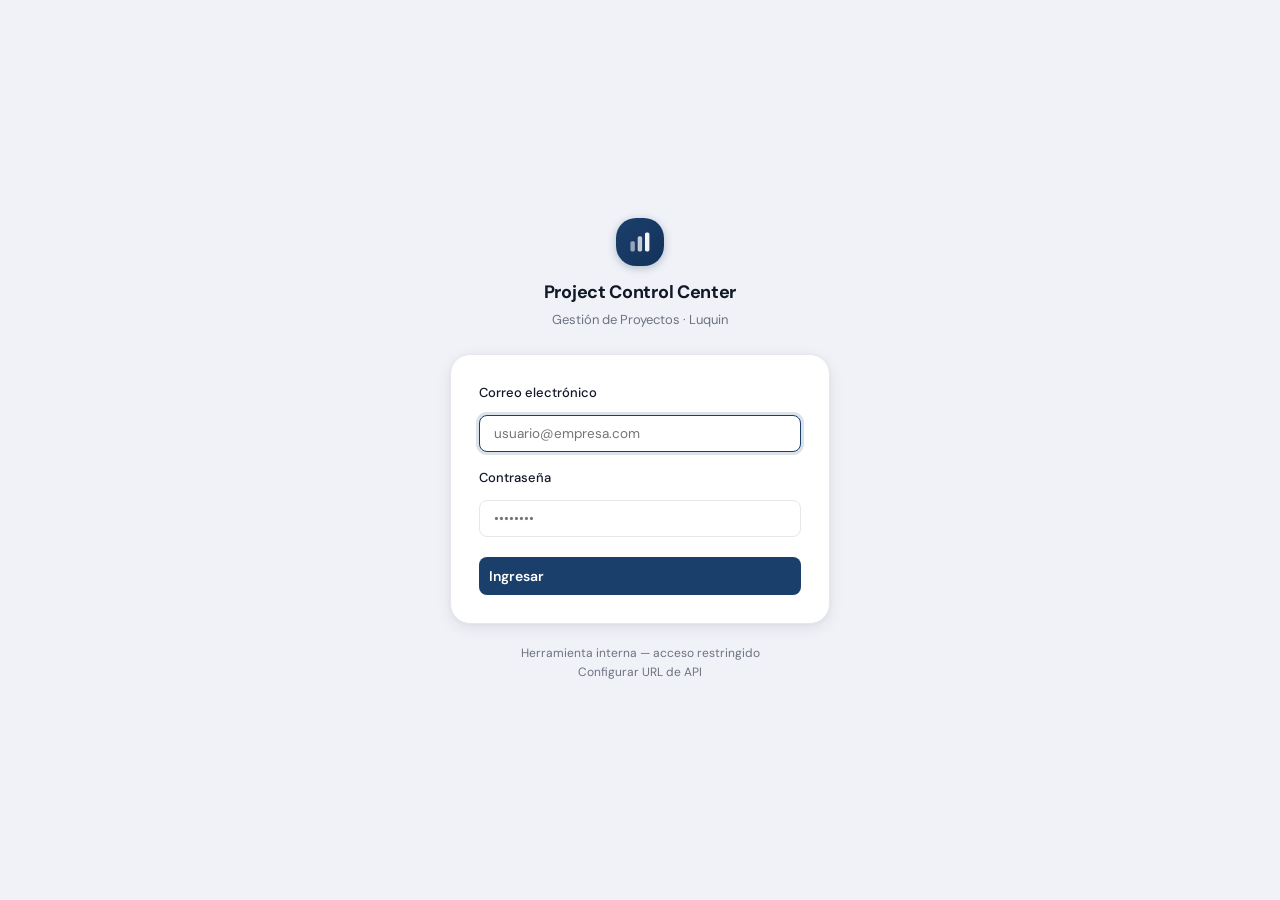
<file: index.html>
<!DOCTYPE html>
<html lang="es">
<head>
  <meta charset="UTF-8" />
  <meta name="viewport" content="width=device-width, initial-scale=1.0" />
  <title>Inicio — Project Control Center</title>
  <script>(function(){var saved=localStorage.getItem('pcc_theme');var t=saved?saved:(matchMedia('(prefers-color-scheme: dark)').matches?'dark':'light');document.documentElement.setAttribute('data-theme',t);if(localStorage.getItem('pcc_sidebar')==='collapsed')document.documentElement.setAttribute('data-sidebar','collapsed');})();</script>
  <link rel="icon" type="image/svg+xml" href="src/assets/brand-mark.svg">
  <link rel="stylesheet" href="src/css/main.css" />
</head>
<body>
  <div class="app-layout">
    <aside class="sidebar">
      <div class="sidebar-brand">
        <span class="brand-icon">
          <svg viewBox="0 0 44 44" width="60%" height="60%" aria-hidden="true">
            <rect x="7" y="21" width="7" height="16" rx="2.5" fill="#fff" opacity=".55"/>
            <rect x="18.5" y="13" width="7" height="24" rx="2.5" fill="#fff" opacity=".75"/>
            <rect x="30" y="7" width="7" height="30" rx="2.5" fill="#fff" opacity=".95"/>
          </svg>
        </span>
        <div>
          <div class="brand-name">Control Center</div>
          <div class="brand-meta" id="sidebarVersionBtn" title="Ver historial de cambios">
            <span id="sidebarVersion">v…</span>
            <span>· Proyectos</span>
          </div>
          <div class="sidebar-version-popover" id="versionPopover" style="display:none;"></div>
        </div>
      </div>
      <nav class="nav">
        <a class="nav-item active" href="index.html"><svg class="nav-icon" viewBox="0 0 24 24" fill="none" stroke="currentColor" stroke-width="2" stroke-linecap="round" stroke-linejoin="round" aria-hidden="true"><path d="M3 9l9-7 9 7v11a2 2 0 0 1-2 2H5a2 2 0 0 1-2-2z"/><polyline points="9 22 9 12 15 12 15 22"/></svg> Inicio</a>
        <a class="nav-item" href="modules/proyectos/proyectos.html"><svg class="nav-icon" viewBox="0 0 24 24" fill="none" stroke="currentColor" stroke-width="2" stroke-linecap="round" stroke-linejoin="round" aria-hidden="true"><rect x="2" y="7" width="20" height="14" rx="2"/><path d="M16 7V5a2 2 0 0 0-2-2h-4a2 2 0 0 0-2 2v2"/></svg> Proyectos</a>
        <a class="nav-item" href="modules/tareas/tareas.html"><svg class="nav-icon" viewBox="0 0 24 24" fill="none" stroke="currentColor" stroke-width="2" stroke-linecap="round" stroke-linejoin="round" aria-hidden="true"><polyline points="9 11 12 14 22 4"/><path d="M21 12v7a2 2 0 0 1-2 2H5a2 2 0 0 1-2-2V5a2 2 0 0 1 2-2h11"/></svg> Tareas</a>
        <a class="nav-item" href="modules/seguimiento/seguimiento.html"><svg class="nav-icon" viewBox="0 0 24 24" fill="none" stroke="currentColor" stroke-width="2" stroke-linecap="round" stroke-linejoin="round" aria-hidden="true"><polyline points="23 6 13.5 15.5 8.5 10.5 1 18"/><polyline points="17 6 23 6 23 12"/></svg> Seguimiento</a>
        <a class="nav-item" href="modules/actividad/actividad.html"><svg class="nav-icon" viewBox="0 0 24 24" fill="none" stroke="currentColor" stroke-width="2" stroke-linecap="round" stroke-linejoin="round" aria-hidden="true"><circle cx="12" cy="12" r="10"/><polyline points="12 6 12 12 16 14"/></svg> Actividad</a>
        <a class="nav-item" href="modules/reportes/reportes.html"><svg class="nav-icon" viewBox="0 0 24 24" fill="none" stroke="currentColor" stroke-width="2" stroke-linecap="round" stroke-linejoin="round" aria-hidden="true"><line x1="18" y1="20" x2="18" y2="10"/><line x1="12" y1="20" x2="12" y2="4"/><line x1="6" y1="20" x2="6" y2="14"/></svg> Reportes</a>
        <a class="nav-item" href="modules/gantt/gantt.html"><svg class="nav-icon" viewBox="0 0 24 24" fill="none" stroke="currentColor" stroke-width="2" stroke-linecap="round" stroke-linejoin="round" aria-hidden="true"><line x1="3" y1="6" x2="15" y2="6"/><line x1="3" y1="12" x2="21" y2="12"/><line x1="3" y1="18" x2="18" y2="18"/></svg> Gantt</a>
      </nav>
      <div class="sidebar-spacer"></div>
      <div class="sidebar-footer" id="sidebarFooter">
        <a class="nav-item admin-only" href="modules/admin/usuarios.html"><svg class="nav-icon" viewBox="0 0 24 24" fill="none" stroke="currentColor" stroke-width="2" stroke-linecap="round" stroke-linejoin="round" aria-hidden="true"><circle cx="12" cy="12" r="3"/><path d="M12 2v3M12 19v3M4.22 4.22l2.12 2.12M17.66 17.66l2.12 2.12M2 12h3M19 12h3M4.22 19.78l2.12-2.12M17.66 6.34l2.12-2.12"/></svg> Configuración</a>
      </div>
    </aside>

    <div class="content-area">
      <div class="topbar">
        <button class="topbar-toggle" id="sidebarCollapseBtn" type="button" aria-pressed="false" title="Ocultar menú lateral" aria-label="Mostrar u ocultar menú lateral"><svg width="16" height="16" viewBox="0 0 16 16" fill="none" stroke="currentColor" stroke-width="1.5" aria-hidden="true"><rect x="1.5" y="2.5" width="13" height="11" rx="2"/><line x1="6" y1="2.5" x2="6" y2="13.5"/></svg></button>
        <span class="topbar-brand">Control Center</span>
        <span class="topbar-sep">›</span>
        <span class="topbar-crumb">Inicio</span>
        <div class="topbar-actions">
          <a class="button secondary sm admin-only" href="modules/proyectos/proyectos.html?new=1">+ Proyecto</a>
          <a class="button sm admin-only" href="modules/tareas/tareas.html?new=1">+ Tarea</a>
        </div>
      </div>

      <main class="container">
        <div class="page-header">
          <h1>Inicio</h1>
        </div>
        <div id="statusBar" class="status-bar">Cargando…</div>

        <section class="panel" style="margin-top:16px">
          <div class="kpi-grid" id="kpiGrid"></div>
        </section>

        <div style="display:flex;align-items:center;justify-content:space-between" class="section-title">
          <h2>Proyectos activos</h2>
          <a class="button secondary sm" href="modules/proyectos/proyectos.html">Ver todos →</a>
        </div>
        <div class="card-grid" id="activosGrid"></div>

        <div class="section-title"><h2>Proyectos finalizados</h2></div>
        <div class="card-grid" id="finalizadosGrid"></div>
      </main>
    </div>
  </div>

  <script src="config.js"></script>
  <script src="auth.js"></script>
  <script src="api.js"></script>
  <script>
    function kpi(label, value, cls) {
      return '<div class="kpi-card ' + (cls || '') + '"><div class="kpi-label">' + escapeHtml(label) + '</div><div class="kpi-value">' + value + '</div></div>';
    }

    function projCard(p) {
      const cls = ESTADO_CLASS[p.estado] || 'st-todo';
      const venc = p.vencido ? '<span class="badge vencida">Vencido</span>' : '';
      return '<a class="proj-card" href="modules/tareas/tareas.html?proyecto=' + p.id + '">' +
        '<h3>' + escapeHtml(p.nombre) + '</h3>' +
        '<p>' + escapeHtml(p.descripcion || '') + '</p>' +
        '<div class="progress-track"><div class="progress-bar" style="width:' + (p.avance_pct || 0) + '%"></div></div>' +
        '<div class="proj-meta"><span class="badge ' + cls + '">' + escapeHtml(p.estado) + '</span>' + venc +
        '<span class="spacer" style="flex:1"></span><span class="mono">' + (p.avance_pct || 0) + '%</span></div>' +
        '<div class="proj-meta" style="margin-top:6px">' + escapeHtml(p.responsable || 'Sin responsable') + ' · vence ' + fmtDate(p.fecha_fin_estimada) + '</div>' +
        '</a>';
    }

    async function loadDashboard() {
      setStatus('statusBar', 'Cargando…', 'info');
      try {
        const [resumen, proyectos] = await Promise.all([apiGetResumen(), apiGetProyectos({})]);
        STATE.resumen = resumen; STATE.proyectos = proyectos;

        document.getElementById('kpiGrid').innerHTML =
          kpi('Proyectos activos', resumen.proyectos.activos) +
          kpi('Finalizados', resumen.proyectos.finalizados, 'success') +
          kpi('Proyectos vencidos', resumen.proyectos.vencidos, resumen.proyectos.vencidos ? 'danger' : '') +
          kpi('Tareas totales', resumen.tareas.total) +
          kpi('Tareas vencidas', resumen.tareas.vencidas, resumen.tareas.vencidas ? 'danger' : '');

        const activos = proyectos.filter(function (p) { return ESTADOS_PROYECTO_CERRADOS.indexOf(p.estado) === -1; });
        const finalizados = proyectos.filter(function (p) { return p.estado === 'Finalizado'; });
        const ag = document.getElementById('activosGrid');
        const fg = document.getElementById('finalizadosGrid');
        ag.innerHTML = activos.length ? activos.map(projCard).join('') : '<p class="text-muted">No hay proyectos activos.</p>';
        fg.innerHTML = finalizados.length ? finalizados.map(projCard).join('') : '<p class="text-muted">No hay proyectos finalizados.</p>';

        setStatus('statusBar', proyectos.length + ' proyectos cargados.', 'success');
      } catch (err) {
        setStatus('statusBar', 'Error: ' + err.message, 'error');
      }
    }

    document.addEventListener('DOMContentLoaded', function () {
      initTheme();
      initVersionBadge();
      requireAuth();
      renderSidebarUser();
      initSidebarCollapse();
      restrictWriteIfAgent();
      loadDashboard();
    });
  </script>
</body>
</html>
</file>
<file: src/css/main.css>
/* ============================================================
   PROJECT CONTROL CENTER — main.css
   Sistema visual del ecosistema (style_guide.md).
   ============================================================ */

@import url('https://fonts.googleapis.com/css2?family=DM+Sans:opsz,wght@9..40,300;9..40,400;9..40,500;9..40,600;9..40,700&family=DM+Mono:wght@400;500&display=swap');

/* ─── 1. Variables ───────────────────────────────────────── */
:root {
  --bg: #f0f2f7;
  --card: #ffffff;
  --card2: #f7f9fc;
  --text: #111827;
  --text2: #374151;
  --muted: #6b7280;
  --line: #e5e7eb;

  --primary: #1a3f6b;
  --primary-hover: #14325a;
  --primary-soft: #e8f0fb;
  --primary-mid: #bfd4f5;

  --success: #0a7040;  --success-bg: #ecfdf5;
  --warning: #92400e;  --warning-bg: #fffbeb;
  --danger:  #991b1b;  --danger-bg:  #fef2f2;  --danger-hover: #7f1d1d;
  --info: var(--primary-soft);

  --radius-xs: 4px; --radius-sm: 8px; --radius: 14px; --radius-lg: 20px; --radius-pill: 999px;
  --shadow-sm: 0 1px 3px rgba(0,0,0,.07), 0 1px 2px rgba(0,0,0,.05);
  --shadow: 0 4px 16px rgba(17,24,39,.08), 0 1px 4px rgba(17,24,39,.04);
  --shadow-lg: 0 12px 36px rgba(17,24,39,.10);

  --font: 'DM Sans', system-ui, sans-serif;
  --mono: 'DM Mono', 'Fira Mono', monospace;

  --sidebar-bg: #f1f5f9;
  --sidebar-line: #e2e8f0;
}

[data-theme="dark"] {
  --bg: #0d1117; --card: #161b22; --card2: #1c2128;
  --text: #e6edf3; --text2: #c9d1d9; --muted: #848d97; --line: #30363d;
  --primary: #58a6ff; --primary-hover: #79b8ff;
  --primary-soft: rgba(88,166,255,.12); --primary-mid: rgba(88,166,255,.25);
  --success: #3fb950; --success-bg: rgba(63,185,80,.12);
  --warning: #d29922; --warning-bg: rgba(210,153,34,.12);
  --danger: #f85149; --danger-bg: rgba(248,81,73,.12); --danger-hover: #ff7b72;
  --sidebar-bg: #161b22; --sidebar-line: #30363d;
}

/* ─── 2. Reset y base ────────────────────────────────────── */
* { box-sizing: border-box; margin: 0; padding: 0; }
body {
  font-family: var(--font); font-size: 15px; line-height: 1.6;
  background: var(--bg); color: var(--text);
  -webkit-font-smoothing: antialiased;
}
a { color: var(--primary); text-decoration: none; }
.mono { font-family: var(--mono); }
.text-muted { color: var(--muted); }
[hidden] { display: none !important; }

/* ─── 3. Layout sidebar ──────────────────────────────────── */
.app-layout { display: flex; min-height: 100vh; }

.sidebar {
  width: 224px; flex-shrink: 0; background: var(--sidebar-bg);
  border-right: 1px solid var(--sidebar-line);
  display: flex; flex-direction: column; position: sticky; top: 0; height: 100vh;
}
.sidebar-brand {
  display: flex; align-items: center; gap: 10px;
  padding: 18px 16px 14px;
  border-bottom: 1px solid var(--sidebar-line);
  flex-shrink: 0;
}
.brand-icon {
  width: 34px; height: 34px; border-radius: 9px;
  background: linear-gradient(135deg, var(--primary), var(--primary-hover));
  display: inline-flex; align-items: center; justify-content: center; flex-shrink: 0;
  box-shadow: 0 2px 8px color-mix(in srgb, var(--primary) 30%, transparent);
}
.brand-name { font-size: 13px; font-weight: 700; letter-spacing: -.2px; }
.brand-meta {
  display: flex; align-items: center; gap: 4px; margin-top: 2px;
  font-size: 10px; color: var(--muted); font-family: var(--mono);
  cursor: pointer; transition: color .15s; user-select: none;
}
.brand-meta:hover { color: var(--text); }
.sidebar-version-popover {
  position: fixed; top: 58px; left: 232px;
  background: var(--card); border: 1px solid var(--line);
  border-radius: var(--radius-sm); box-shadow: var(--shadow-lg);
  padding: 14px 16px; min-width: 280px; max-width: 340px;
  max-height: 70vh; overflow-y: auto; z-index: 1000;
  color: var(--text); line-height: 1.5;
}

.nav { display: flex; flex-direction: column; gap: 1px; }
.nav-item {
  display: flex; align-items: center; gap: 9px; padding: 7px 10px;
  border-radius: var(--radius-sm); color: var(--text2); font-size: 13px;
  font-weight: 500; cursor: pointer; user-select: none; text-decoration: none;
  border: 1px solid transparent; transition: all .15s;
}
.nav-item:hover { background: color-mix(in srgb, var(--text) 5%, transparent); color: var(--text); }
.nav-item.active { background: var(--primary-soft); color: var(--primary); font-weight: 600; border-color: color-mix(in srgb, var(--primary) 20%, transparent); }
.nav-icon { width: 15px; height: 15px; flex-shrink: 0; opacity: .7; }
.nav-item.active .nav-icon { opacity: 1; }
.sidebar-spacer { flex: 1; }
.sidebar-footer { border-top: 1px solid var(--sidebar-line); padding: 10px 8px; flex-shrink: 0; }

/* ─── Chip de usuario + dropdown (navigation_standard §3) ──── */
.user-chip{display:flex;align-items:center;padding:8px 10px;border-radius:var(--radius-sm);cursor:pointer;border:1px solid transparent;transition:all .15s;user-select:none;width:100%}
.user-chip:hover{background:color-mix(in srgb,var(--text) 5%,transparent);border-color:var(--line)}
.user-chip.open{background:var(--primary-soft);border-color:color-mix(in srgb,var(--primary) 20%,transparent)}
.user-chip-info{display:flex;flex-direction:column;gap:1px;min-width:0;flex:1}
.user-chip-name{font-size:13px;font-weight:600;color:var(--text);overflow:hidden;text-overflow:ellipsis;white-space:nowrap}
.user-chip-role{font-size:11px;color:var(--muted);font-weight:400;white-space:nowrap;overflow:hidden;text-overflow:ellipsis}
.user-chip-chevron{font-size:9px;opacity:.5;margin-left:3px}
.user-chip.open .user-chip-name{color:var(--primary)}

.user-dropdown{position:fixed;background:var(--card);border:1px solid var(--line);border-radius:8px;box-shadow:0 8px 24px rgba(0,0,0,.12);z-index:200;overflow:hidden;min-width:200px}
.user-dropdown-header{padding:12px 14px}
.user-dropdown-header .sidebar-user-name{font-size:12px;font-weight:600;color:var(--text);white-space:nowrap;overflow:hidden;text-overflow:ellipsis}
.user-dropdown-header .sidebar-user-email{font-size:11px;color:var(--muted);white-space:nowrap;overflow:hidden;text-overflow:ellipsis;margin-top:1px}
.user-dropdown-header .sidebar-user-meta{margin-top:6px}
.auth-chip-role{display:inline-block;background:var(--primary-soft);color:var(--primary);font-size:10px;font-weight:600;padding:2px 8px;border-radius:var(--radius-pill);text-transform:uppercase;letter-spacing:.04em}
.user-dropdown-sep{height:1px;background:var(--line)}
.user-dropdown-item{display:flex;align-items:center;gap:8px;width:100%;padding:9px 14px;font-size:13px;font-weight:500;color:var(--text);background:none;border:none;cursor:pointer;text-align:left;font-family:inherit;transition:background .12s}
.user-dropdown-item:hover{background:color-mix(in srgb,var(--text) 5%,transparent)}
.user-dropdown-item.danger{color:var(--danger);background:none}
.user-dropdown-item.danger:hover{background:var(--danger-bg)}

.content-area { flex: 1; min-width: 0; display: flex; flex-direction: column; }

/* ─── 4. Topbar ──────────────────────────────────────────── */
.topbar {
  height: 50px;
  border-bottom: 1px solid var(--line);
  display: flex; align-items: center;
  padding: 0 22px; gap: 10px;
  background: var(--card);
  position: sticky; top: 0; z-index: 40;
  flex-shrink: 0;
}
.topbar-brand  { font-size: 13px; font-weight: 600; color: var(--muted); }
.topbar-sep    { color: var(--muted); font-size: 12px; }
.topbar-crumb  { font-size: 13px; color: var(--text); font-weight: 600; }
.topbar-actions { display: flex; gap: 6px; align-items: center; margin-left: auto; }
button.topbar-toggle{display:none;width:30px;height:30px;align-items:center;justify-content:center;background:none;border:1px solid transparent;border-radius:var(--radius-sm);color:var(--muted);cursor:pointer;margin-left:-6px;flex-shrink:0;padding:0;transform:none;transition:background .15s,border-color .15s,color .15s}
button.topbar-toggle:hover:not(:disabled){background:color-mix(in srgb,var(--text) 6%,transparent);color:var(--text);border-color:var(--line);transform:none}

/* ─── Campana de notificaciones (top header) ──────────────── */
.notif-bell{position:relative;width:32px;height:32px;display:inline-flex;align-items:center;justify-content:center;background:none;border:1px solid transparent;border-radius:var(--radius-sm);cursor:pointer;color:var(--muted);padding:0;flex-shrink:0}
.notif-bell:hover{background:color-mix(in srgb,var(--text) 6%,transparent);border-color:var(--line)}
.notif-bell[aria-expanded="true"]{background:var(--primary-soft);border-color:color-mix(in srgb,var(--primary) 20%,transparent)}
.notif-bell-icon{font-size:15px;line-height:1}
.notif-badge{position:absolute;top:-3px;right:-3px;min-width:16px;height:16px;padding:0 4px;display:flex;align-items:center;justify-content:center;background:var(--danger);color:#fff;font-size:10px;font-weight:700;line-height:1;border-radius:var(--radius-pill);box-shadow:0 0 0 2px var(--card)}

.notif-panel{position:fixed;background:var(--card);border:1px solid var(--line);border-radius:8px;box-shadow:0 8px 24px rgba(0,0,0,.14);z-index:200;overflow:hidden;max-width:calc(100vw - 16px)}
.notif-panel-head{display:flex;align-items:center;justify-content:space-between;gap:8px;padding:10px 14px;border-bottom:1px solid var(--line);font-size:13px;font-weight:600;color:var(--text)}
.notif-mark-all{background:none;border:none;color:var(--primary);font-size:11px;font-weight:600;cursor:pointer;padding:0;font-family:inherit}
.notif-mark-all:hover{text-decoration:underline}
.notif-list{max-height:min(60vh,420px);overflow-y:auto}
.notif-empty{padding:22px 14px;text-align:center;color:var(--muted);font-size:13px}
.notif-item{display:flex;gap:10px;width:100%;padding:11px 14px;background:none;border:none;border-bottom:1px solid var(--line);cursor:pointer;text-align:left;font-family:inherit;transition:background .12s}
.notif-item:last-child{border-bottom:none}
.notif-item:hover{background:color-mix(in srgb,var(--text) 5%,transparent)}
.notif-item.unread{background:var(--primary-soft)}
.notif-item.unread:hover{background:color-mix(in srgb,var(--primary) 12%,transparent)}
.notif-item-icon{flex-shrink:0;font-size:14px;line-height:1.4}
.notif-item-body{display:flex;flex-direction:column;gap:3px;min-width:0;flex:1}
.notif-item-msg{font-size:13px;color:var(--text);line-height:1.35}
.notif-item-when{font-size:11px;color:var(--muted)}

/* ─── Selector de menciones @usuario ──────────────────────── */
.mention-pop{position:fixed;display:none;background:var(--card);border:1px solid var(--line);border-radius:8px;box-shadow:0 8px 24px rgba(0,0,0,.14);z-index:300;overflow:hidden;max-height:220px;overflow-y:auto}
.mention-item{padding:8px 12px;font-size:13px;color:var(--text);cursor:pointer;white-space:nowrap}
.mention-item:hover,.mention-item.active{background:var(--primary-soft);color:var(--primary)}

/* ─── Colapso de sidebar (desktop ≥901px) ────────────────── */
@media (min-width:901px){
  .sidebar{transition:transform .25s,width .25s}
  button.topbar-toggle{display:inline-flex}
  [data-sidebar="collapsed"] .sidebar{width:0;min-width:0;border-right:none;overflow:hidden}
}

/* Cabecera de página — H1 + subtítulo dentro de <main>, no en el topbar */
.page-header { padding: 24px 0 20px; }
.page-header h1 { font-size: 22px; font-weight: 700; letter-spacing: -.02em; margin: 0; }
.page-header .subtitle { font-size: 13px; color: var(--muted); margin-top: 4px; }
.eyebrow {
  font-size: 11px; font-weight: 500; text-transform: uppercase;
  letter-spacing: .14em; color: var(--muted); margin-bottom: 4px;
}
.btn-icon {
  background: transparent; border: 1px solid var(--line); border-radius: var(--radius-sm);
  width: 34px; height: 34px; cursor: pointer; font-size: 15px; color: var(--text);
}

.container { padding: 24px 32px 64px; width: 100%; }

/* ─── 5. Tipografía secciones ────────────────────────────── */
h2 { font-size: 17px; font-weight: 600; letter-spacing: -.01em; }
h3 { font-size: 15px; font-weight: 600; }
.section-title { margin: 26px 0 12px; }

/* ─── 6. Cards / panels / KPIs ───────────────────────────── */
.panel {
  background: var(--card); border: 1px solid var(--line);
  border-radius: var(--radius); box-shadow: var(--shadow-sm); padding: 20px 22px;
}
.panel + .panel { margin-top: 16px; }

.kpi-grid { display: grid; grid-template-columns: repeat(auto-fill, minmax(150px, 1fr)); gap: 12px; }
.kpi-card {
  background: var(--card); border: 1px solid var(--line);
  border-radius: var(--radius-sm); padding: 14px 16px;
}
.kpi-label { font-size: 11px; font-weight: 700; text-transform: uppercase; letter-spacing: .08em; color: var(--muted); margin-bottom: 6px; }
.kpi-value { font-size: 28px; font-weight: 700; font-family: var(--mono); color: var(--primary); line-height: 1; }
.kpi-card.danger .kpi-value { color: var(--danger); }
.kpi-card.success .kpi-value { color: var(--success); }

.card-grid { display: grid; grid-template-columns: repeat(auto-fill, minmax(280px, 1fr)); gap: 14px; }
.proj-card {
  background: var(--card); border: 1px solid var(--line); border-radius: var(--radius);
  box-shadow: var(--shadow-sm); padding: 16px 18px; cursor: pointer; display: block;
}
.proj-card:hover { transform: translateY(-2px); box-shadow: var(--shadow-lg); border-color: var(--primary-mid); transition: .15s; }
.proj-card h3 { margin-bottom: 6px; }
.proj-card p { font-size: 13px; color: var(--muted); margin-bottom: 12px; }
.proj-meta { display: flex; align-items: center; gap: 8px; flex-wrap: wrap; font-size: 12px; color: var(--muted); }

/* Barra de avance */
.progress-track { height: 6px; background: var(--line); border-radius: var(--radius-pill); overflow: hidden; margin: 10px 0 8px; }
.progress-bar { height: 100%; background: var(--success); border-radius: var(--radius-pill); }

/* ─── 7. Badges de estado / prioridad ────────────────────── */
.badge {
  display: inline-flex; align-items: center; gap: 4px; font-size: 11px; font-weight: 700;
  padding: 3px 9px; border-radius: var(--radius-pill); white-space: nowrap;
  text-transform: uppercase; letter-spacing: .03em;
}
.st-todo        { background: var(--card2); color: var(--muted); border: 1px solid var(--line); }
.st-analysis    { background: var(--primary-soft); color: var(--primary); }
.st-maquetacion { background: #f3e8ff; color: #7c3aed; }
.st-progress    { background: var(--warning-bg); color: var(--warning); }
.st-qa          { background: #fff7ed; color: #c2410c; }
.st-docs        { background: #f0fdf4; color: #15803d; }
.st-revision    { background: #eff6ff; color: #1d4ed8; }
.st-blocked     { background: var(--danger-bg); color: var(--danger); }
.st-done        { background: var(--success-bg); color: var(--success); }
.st-cancel      { background: var(--card2); color: var(--muted); text-decoration: line-through; }
/* Ambar en vez de --danger: "vencida" es informativo, no una accion destructiva.
   Con borde propio para no confundirse con st-progress (En Curso), que comparte el ambar base. */
.badge.vencida  { background: var(--warning-bg); color: var(--warning); border: 1px solid color-mix(in srgb, var(--warning) 35%, transparent); }
/* Chip de metadatos (proyecto), no de estado: color propio para no confundirse con st-progress
   (En Curso / Sprint Activo comparten ese ámbar). */
.chip-proyecto  { background: #eef2ff; color: #4338ca; }

/* Badges de tienda: color de marca de cada sitio (ver templates de correos
   transaccionales), para no confundirse con los badges de estado. */
.tienda-sporting { background: #eafbe7; color: #1a7a0a; }
.tienda-woker    { background: #fff1ec; color: #d83f16; }
.tienda-b2b      { background: #e6f2f8; color: #0c4a6e; }

[data-theme="dark"] .st-maquetacion { background: rgba(124,58,237,.18); color: #c4b5fd; }
[data-theme="dark"] .st-qa          { background: rgba(194,65,12,.18);  color: #fb923c; }
[data-theme="dark"] .st-docs        { background: rgba(21,128,61,.18);  color: #4ade80; }
[data-theme="dark"] .st-revision    { background: rgba(29,78,216,.18);  color: #93c5fd; }
[data-theme="dark"] .chip-proyecto  { background: rgba(99,102,241,.18); color: #a5b4fc; }
[data-theme="dark"] .tienda-sporting { background: rgba(37,182,12,.18);  color: #4ade80; }
[data-theme="dark"] .tienda-woker    { background: rgba(252,82,38,.18);  color: #fb923c; }
[data-theme="dark"] .tienda-b2b      { background: rgba(39,129,171,.18); color: #7dd3fc; }

/* Checklist (drawer de actividad) */
.chk-progress { display: flex; align-items: center; gap: 10px; margin-top: 14px; }
.chk-bar { flex: 1; height: 10px; background: var(--card2); border: 1px solid var(--line); border-radius: var(--radius-pill); overflow: hidden; }
.chk-fill { height: 100%; background: linear-gradient(90deg, var(--primary), color-mix(in srgb, var(--primary) 55%, var(--success))); transition: width .3s ease; border-radius: var(--radius-pill); }
.chk-fill.chk-complete { background: var(--success); }
.chk-count { font-size: 12px; color: var(--muted); font-family: var(--mono); white-space: nowrap; min-width: 64px; text-align: right; font-weight: 500; }
.chk-tab-badge { display: inline-block; font-size: 11px; font-family: var(--mono); font-weight: 600; color: var(--muted); background: var(--card2); border: 1px solid var(--line); border-radius: var(--radius-pill); padding: 1px 7px; margin-left: 4px; }
.chk-tab-badge.chk-tab-complete { color: var(--success); border-color: var(--success); }
.chk-item { display: flex; align-items: center; gap: 10px; padding: 10px 8px; border-radius: var(--radius-sm); border-bottom: 1px solid var(--line); transition: background .12s; }
.chk-item:last-child { border-bottom: 0; }
.chk-item:hover { background: color-mix(in srgb, var(--primary) 4%, var(--card2)); }
.chk-item:hover .chk-del { opacity: 1; }
.chk-item.chk-done .chk-label span { text-decoration: line-through; color: var(--muted); opacity: .6; }
.chk-cb { appearance: none; -webkit-appearance: none; width: 18px; height: 18px; min-width: 18px; border: 2px solid var(--line); border-radius: 4px; cursor: pointer; position: relative; transition: border-color .15s, background .15s, box-shadow .15s; background: var(--card); flex-shrink: 0; }
.chk-cb:hover { border-color: var(--primary); box-shadow: 0 0 0 3px color-mix(in srgb, var(--primary) 12%, transparent); }
.chk-cb:checked { background: var(--primary); border-color: var(--primary); }
.chk-cb:checked::after { content: ''; position: absolute; top: 1px; left: 5px; width: 5px; height: 9px; border: 2px solid #fff; border-top: 0; border-left: 0; transform: rotate(45deg); }
.chk-label { display: flex; align-items: center; gap: 10px; flex: 1; cursor: pointer; font-size: 14px; line-height: 1.4; }
.chk-label span { flex: 1; }
.chk-del { opacity: 0; background: transparent; border: none; color: var(--muted); font-size: 13px; cursor: pointer; padding: 3px 6px; border-radius: var(--radius-xs); transition: opacity .15s, background .12s, color .12s; line-height: 1; width: auto; height: auto; min-width: unset; flex-shrink: 0; }
.chk-del:hover { background: var(--danger-bg); color: var(--danger); transform: none; }

/* Gantt */
.gantt { display: flex; border: 1px solid var(--line); border-radius: var(--radius); overflow: hidden; background: var(--card); box-shadow: var(--shadow-sm); }
.gantt-left { flex-shrink: 0; width: 234px; border-right: 2px solid var(--line); background: var(--card2); z-index: 4; }
.gantt-corner { height: 38px; display: flex; align-items: center; padding: 0 14px; font-size: 11px; font-weight: 700; text-transform: uppercase; letter-spacing: .04em; color: var(--muted); border-bottom: 1px solid var(--line); background: var(--card2); position: sticky; top: 0; z-index: 4; }
.gantt-rowlabel { height: 38px; padding: 0 14px; border-bottom: 1px solid var(--line); display: flex; flex-direction: column; justify-content: center; overflow: hidden; transition: background .12s; }
.gantt-rowlabel.gantt-alt { background: color-mix(in srgb, var(--text) 2.5%, transparent); }
.gantt-rowlabel:hover { background: color-mix(in srgb, var(--primary) 7%, transparent); }
.gantt-rowlabel b { font-size: 12px; font-weight: 600; white-space: nowrap; overflow: hidden; text-overflow: ellipsis; }
.gantt-rowlabel span { font-size: 10px; color: var(--muted); white-space: nowrap; overflow: hidden; text-overflow: ellipsis; }
.gantt-right { overflow-x: auto; flex: 1; }
.gantt-canvas { position: relative; }
.gantt-axis { display: flex; height: 38px; border-bottom: 1px solid var(--line); background: var(--card2); position: sticky; top: 0; z-index: 3; }
.gantt-month { flex-shrink: 0; border-right: 1px solid var(--line); font-size: 11px; font-weight: 600; color: var(--muted); text-transform: capitalize; display: flex; align-items: center; padding: 0 8px; box-sizing: border-box; }
.gantt-lanes { position: relative; }
.gantt-grid { position: absolute; inset: 0; display: flex; pointer-events: none; z-index: 0; }
.gantt-gridcol { flex-shrink: 0; border-right: 1px solid color-mix(in srgb, var(--line) 60%, transparent); box-sizing: border-box; }
.gantt-lane { height: 38px; border-bottom: 1px solid var(--line); position: relative; }
.gantt-lane.gantt-alt { background: color-mix(in srgb, var(--text) 2.5%, transparent); }
.gantt-lane:hover { background: color-mix(in srgb, var(--primary) 5%, transparent); }
.gantt-bar {
  position: absolute; top: 7px; height: 24px; box-sizing: border-box;
  border-radius: var(--radius-xs); display: flex; align-items: center;
  overflow: hidden; cursor: pointer;
  border: 1px solid color-mix(in srgb, currentColor 30%, transparent);
  background: color-mix(in srgb, currentColor 12%, var(--card));
  box-shadow: var(--shadow-sm);
  transition: box-shadow .12s, transform .12s;
}
.gantt-bar:hover { box-shadow: var(--shadow); transform: translateY(-1px); z-index: 3; }
.gantt-bar:focus-visible { outline: 2px solid var(--primary); outline-offset: 2px; }
.gantt-bar-fill { position: absolute; left: 0; top: 0; bottom: 0; background: color-mix(in srgb, currentColor 42%, transparent); border-right: 1px solid color-mix(in srgb, currentColor 55%, transparent); }
.gantt-bar.gantt-venc { border-color: var(--danger); box-shadow: 0 0 0 1px var(--danger), var(--shadow-sm); }
.gantt-bar-label { position: relative; z-index: 1; padding: 0 8px; font-size: 10px; font-weight: 700; color: currentColor; white-space: nowrap; letter-spacing: .02em; }
.gantt-today { position: absolute; top: 0; bottom: 0; width: 2px; background: var(--danger); z-index: 2; }
.gantt-today-flag { position: absolute; top: 2px; left: 50%; transform: translateX(-50%); font-size: 9px; font-weight: 700; text-transform: uppercase; letter-spacing: .04em; color: #fff; background: var(--danger); padding: 1px 6px; border-radius: var(--radius-pill); white-space: nowrap; box-shadow: var(--shadow-sm); }
.gantt-nodate { display: flex; flex-wrap: wrap; gap: 6px; }

/* Enlaces externos (Jira / GitLab / Figma) en filas de tarea */
.link-row { display: flex; flex-wrap: wrap; gap: 4px; margin-top: 4px; }
.link-chip {
  display: inline-flex; align-items: center; font-size: 10px; font-weight: 600;
  padding: 2px 7px; border-radius: var(--radius-pill);
  background: var(--primary-soft); color: var(--primary);
  border: 1px solid var(--primary-mid); text-decoration: none;
}
.link-chip:hover { background: var(--primary-mid); }

.pr-highest, .pr-high { color: var(--danger); font-weight: 700; }
.pr-medium { color: var(--warning); }
.pr-low, .pr-lowest { color: var(--muted); }

/* ─── 8. Tablas ──────────────────────────────────────────── */
.toolbar { display: flex; align-items: center; gap: 10px; flex-wrap: wrap; margin-bottom: 12px; }
.toolbar .spacer { flex: 1; }

/* ─── Tabs (segmented control) ───────────────────────────── */
.tabs {
  display: inline-flex; gap: 2px; background: var(--card2);
  border: 1px solid var(--line); border-radius: var(--radius-sm);
  padding: 3px; margin-bottom: 16px;
}
.tab-btn {
  padding: 6px 14px; border-radius: var(--radius-xs); font-size: 13px; font-weight: 600;
  cursor: pointer; color: var(--muted); background: transparent; border: none;
  font-family: inherit; transition: background .15s, color .15s; transform: none;
}
.tab-btn:hover:not(:disabled) { background: transparent; color: var(--text); transform: none; }
.tab-btn.active { background: var(--card); color: var(--primary); box-shadow: var(--shadow-sm); }
.table-wrap { overflow: auto; border: 1px solid var(--line); border-radius: var(--radius); background: var(--card); }
table { width: 100%; border-collapse: collapse; min-width: 820px; }
th {
  background: var(--bg); color: var(--text); font-weight: 600; position: sticky; top: 0; z-index: 1;
  white-space: nowrap; font-size: 11.5px; text-transform: uppercase; letter-spacing: .05em;
  padding: 10px 12px; text-align: left; cursor: default;
}
td { padding: 10px 12px; font-size: 12.5px; border-bottom: 1px solid var(--line); vertical-align: middle; }
tbody tr:hover { background: color-mix(in srgb, var(--primary) 4%, var(--card)); }
tbody tr:last-child td { border-bottom: 0; }
.row-actions { display: flex; gap: 6px; justify-content: flex-end; flex-wrap: wrap; }
/* height:100% + el <td> sin display propio (ver HTML): un <td> con display:flex directo
   no se estira a la altura de la fila en filas mas altas (chips/badges extra), dejando los
   botones pegados arriba con espacio vacio debajo. Envolver en un div interno lo evita. */
.compact-actions { flex-wrap: nowrap; align-items: center; height: 100%; }
.compact-actions .action-primary { min-height: 30px; padding: 6px 10px; }
.compact-actions .action-icon {
  width: 30px; height: 30px; padding: 0; justify-content: center; flex: 0 0 30px;
  color: var(--muted); background: transparent; border: 1px solid transparent;
}
.compact-actions .action-icon:hover:not(:disabled) {
  color: var(--text); background: var(--card2); border-color: var(--line); transform: none;
}
.compact-actions .action-icon.danger {
  color: var(--danger); background: transparent; border-color: transparent;
}
.compact-actions .action-icon.danger:hover:not(:disabled) {
  color: var(--danger); background: var(--danger-bg); border-color: color-mix(in srgb, var(--danger) 25%, transparent);
}
.compact-actions svg { width: 14px; height: 14px; flex: 0 0 14px; }
.empty-row { text-align: center; color: var(--muted); padding: 24px; }

/* ─── 9. Formularios ─────────────────────────────────────── */
.field { display: grid; gap: 5px; margin-bottom: 14px; }
.field label { font-size: 13px; font-weight: 500; color: var(--text); }
.field-row { display: grid; grid-template-columns: 1fr 1fr; gap: 12px; }
input:not([type="checkbox"]):not([type="radio"]), select, textarea {
  border: 1px solid var(--line); border-radius: var(--radius-sm); padding: 9px 14px;
  background: var(--card); color: var(--text); font-family: var(--font); font-size: 13.5px;
  outline: none; transition: border-color .15s, box-shadow .15s; width: 100%;
}
/* Sin esto, la regla de arriba (pensada para inputs de texto) infla los
   checkboxes/radios a 100% de ancho x 40px por el padding heredado.
   .chk-cb (checklist) ya tiene su propio tamaño custom — no tocarlo. */
input[type="checkbox"]:not(.chk-cb), input[type="radio"] { width: 15px; height: 15px; padding: 0; margin: 0; flex-shrink: 0; }
textarea { resize: vertical; min-height: 70px; }
input:focus, select:focus, textarea:focus {
  border-color: var(--primary); box-shadow: 0 0 0 3px color-mix(in srgb, var(--primary) 15%, transparent);
}
input.error, select.error, textarea.error { border-color: var(--danger); }
.field-error { font-size: 12px; color: var(--danger); font-weight: 500; }

/* ─── 10. Botones ────────────────────────────────────────── */
button, .button {
  border: 0; border-radius: var(--radius-sm); padding: 9px 16px; font-family: var(--font);
  font-size: 13.5px; font-weight: 600; cursor: pointer; display: inline-flex; align-items: center;
  gap: 6px; white-space: nowrap; transition: background .15s, opacity .15s, transform .1s;
  background: var(--primary); color: #fff;
}
button:hover:not(:disabled), .button:hover { transform: translateY(-1px); background: var(--primary-hover); }
button:disabled { opacity: .45; cursor: not-allowed; transform: none !important; }
button.secondary { background: var(--card2); color: var(--text); border: 1px solid var(--line); }
button.secondary:hover:not(:disabled) { background: color-mix(in srgb, var(--text) 6%, var(--card2)); }
button.danger { background: var(--danger); color: #fff; }
button.danger:hover:not(:disabled) { background: var(--danger-hover); }
button.ghost { background: transparent; color: var(--primary); border: 1px solid var(--primary-mid); }
button.sm { padding: 6px 11px; font-size: 12.5px; }

body.no-edit .admin-only, .admin-only.agent-disabled { display: none !important; }

/* ─── 11. Status bar / notice ────────────────────────────── */
.status-bar { background: var(--bg); border: 1px solid var(--line); color: var(--muted); border-radius: var(--radius-sm); padding: 9px 14px; font-size: 13px; }
.status-bar.info { background: var(--primary-soft); border-color: var(--primary-mid); color: var(--primary); }
.status-bar.success { background: var(--success-bg); color: var(--success); }
.status-bar.error { background: var(--danger-bg); color: var(--danger); }
.status-bar.warning { background: var(--warning-bg); color: var(--warning); }

/* ─── 12. Modal ──────────────────────────────────────────── */
.modal-overlay { position: fixed; inset: 0; background: rgba(0,0,0,.45); display: flex; align-items: center; justify-content: center; z-index: 100; backdrop-filter: blur(2px); padding: 20px; }
.modal { background: var(--card); border-radius: var(--radius); box-shadow: var(--shadow-lg); padding: 26px 26px 22px; width: 100%; max-width: 540px; max-height: 90vh; overflow-y: auto; }
.modal h3 { margin-bottom: 16px; }
.modal-actions { display: flex; justify-content: flex-end; gap: 10px; margin-top: 18px; }

/* ─── 12b. Actividad (comentarios + historial) ───────────── */
.act-tabs { display: flex; gap: 6px; border-bottom: 1px solid var(--line); margin-bottom: 4px; }
.act-tabs .act-tab { background: transparent; color: var(--muted); border: 0; border-bottom: 2px solid transparent; border-radius: 0; padding: 8px 12px; font-size: 13px; box-shadow: none; outline: none; }
.act-tabs .act-tab:hover, .act-tabs .act-tab:focus, .act-tabs .act-tab:focus-visible, .act-tabs .act-tab:active { background: transparent; transform: none; box-shadow: none; outline: none; }
.act-tabs .act-tab:hover { color: var(--text); }
.act-tabs .act-tab.active { color: var(--primary); border-bottom-color: var(--primary); }
/* Se destaca mientras la tarea está en estado Documentación (ver _tdInformeDestacado_). */
.act-tabs .act-tab.act-tab-highlight:not(.active) { color: var(--warning); border-bottom-color: var(--warning); font-weight: 700; }
.act-item { border: 1px solid var(--line); border-radius: var(--radius-sm); padding: 10px 12px; margin-bottom: 8px; background: var(--card2); }
.act-item:hover .act-edit-btn { opacity: 1; }
.act-meta { display: flex; justify-content: space-between; align-items: center; gap: 8px; font-size: 12px; margin-bottom: 4px; }
.act-meta-right { display: flex; align-items: center; gap: 8px; flex-shrink: 0; }
.act-meta span { color: var(--muted); font-size: 11px; font-family: var(--mono); }
.act-text { font-size: 13px; color: var(--text); line-height: 1.5; white-space: pre-wrap; }
.act-comment-text { white-space: normal; }
.act-comment-text .rt-h1 { font-size: 15px; font-weight: 700; margin: 8px 0 3px; }
.act-comment-text .rt-h2 { font-size: 12.5px; font-weight: 700; margin: 7px 0 3px; text-transform: uppercase; letter-spacing: .02em; color: var(--muted); }
.act-comment-text .rt-h1:first-child, .act-comment-text .rt-h2:first-child { margin-top: 0; }
.act-comment-text .rt-list { margin: 2px 0 7px; padding-left: 19px; }
.act-comment-text .rt-list:last-child { margin-bottom: 0; }
.act-comment-text .rt-hr { border: 0; border-top: 1px solid var(--line); margin: 8px 0; }
.act-edited { font-size: 10px; color: var(--muted); font-style: italic; font-family: var(--mono); }
.act-edit-btn { opacity: 0; background: transparent; border: 1px solid var(--line); color: var(--muted); font-size: 11px; font-weight: 500; padding: 2px 8px; border-radius: var(--radius-xs); transition: opacity .15s, background .12s, color .12s, border-color .12s; line-height: 1.5; width: auto; height: auto; min-width: unset; flex-shrink: 0; }
.act-edit-btn:hover { background: var(--primary-soft); color: var(--primary); border-color: var(--primary-mid); transform: none; }
.act-edit-ta { width: 100%; font-size: 13px; min-height: 64px; resize: vertical; margin-bottom: 8px; font-family: var(--font); line-height: 1.5; }
.act-edit-actions { display: flex; gap: 8px; justify-content: flex-end; }
.act-hist { border-left: 3px solid var(--primary-mid); }
.hist-old { color: var(--muted); text-decoration: line-through; }
.hist-new { color: var(--success); font-weight: 600; }
.adj-grid { display: grid; grid-template-columns: repeat(auto-fill, minmax(120px, 1fr)); gap: 10px; }
.adj-card { border: 1px solid var(--line); border-radius: var(--radius-sm); overflow: hidden; background: var(--card2); display: flex; flex-direction: column; }
.adj-card img { width: 100%; height: 90px; object-fit: cover; display: block; background: var(--bg); }
.adj-card figcaption { font-size: 11px; color: var(--muted); padding: 5px 7px; white-space: nowrap; overflow: hidden; text-overflow: ellipsis; }
.adj-card .adj-del { margin: 0 7px 7px; padding: 4px 8px; font-size: 11px; }

/* ─── 12d. Modal de detalle de tarea ─────────────────────── */
.kanban-actions { display: flex; gap: 6px; flex-wrap: wrap; }
.td-modal { max-width: min(860px, calc(100vw - 48px)); }
.td-header-top { display: flex; align-items: center; gap: 8px; margin-bottom: 8px; flex-wrap: wrap; }
.td-header-actions { margin-left: auto; display: flex; gap: 6px; }
.td-title { margin: 0 0 8px; font-size: 18px; line-height: 1.3; font-weight: 700; }
.td-chips { display: flex; flex-wrap: wrap; gap: 6px; align-items: center; margin-bottom: 8px; }
.td-meta { display: flex; align-items: center; gap: 16px; margin-bottom: 10px; flex-wrap: wrap; }
.td-links { display: flex; flex-wrap: wrap; gap: 6px; margin: 0 0 12px; }
.td-desc-wrap { position: relative; margin-bottom: 14px; }
.td-desc { background: var(--card2); border-radius: var(--radius-sm); padding: 12px 14px; font-size: 13px; line-height: 1.6; color: var(--text); }
.td-desc-wrap.is-collapsed .td-desc { max-height: 280px; overflow: hidden; position: relative; }
.td-desc-wrap.is-collapsed .td-desc::after { content: ''; position: absolute; left: 0; right: 0; bottom: 0; height: 64px; border-radius: 0 0 var(--radius-sm) var(--radius-sm); background: linear-gradient(to bottom, color-mix(in srgb, var(--card2) 0%, transparent), var(--card2)); pointer-events: none; }
.td-desc-wrap.expanded .td-desc { max-height: none; overflow: visible; }
.td-desc-wrap.expanded .td-desc::after { display: none; }
.td-desc-toggle { width: auto; min-width: 180px; justify-content: center; margin: 10px auto 0; padding: 7px 18px; background: var(--primary-soft); color: var(--primary); border: 1px solid var(--primary-mid); box-shadow: none; }
.td-desc-toggle:hover:not(:disabled) { background: var(--primary-mid); transform: none; }
.td-desc .rt-h1 { font-size: 16px; font-weight: 700; margin: 6px 0 4px; }
.td-desc .rt-h2 { font-size: 12.5px; font-weight: 700; margin: 6px 0 4px; text-transform: uppercase; letter-spacing: .02em; color: var(--muted); }
.td-desc .rt-h1:first-child, .td-desc .rt-h2:first-child { margin-top: 0; }
.td-desc .rt-list { margin: 2px 0 6px; padding-left: 20px; }
.td-desc .rt-hr { border: 0; border-top: 1px solid var(--line); margin: 10px 0; }
.td-sep { border: 0; border-top: 1px solid var(--line); margin: 4px 0 0; }

.td-edit-modal { max-width: min(860px, calc(100vw - 48px)); padding: 24px 26px 22px; }
.td-edit-form { display: grid; gap: 14px; }
.td-edit-section { border: 1px solid var(--line); border-radius: var(--radius-sm); background: var(--card2); padding: 14px; display: grid; gap: 12px; }
.td-edit-section-title { font-size: 11px; font-weight: 700; text-transform: uppercase; letter-spacing: .08em; color: var(--muted); margin: 0; }
.td-edit-section .field { margin: 0; min-width: 0; }
.td-edit-section .field-row { gap: 12px; align-items: start; }
.td-edit-section input:not([type="checkbox"]):not([type="radio"]),
.td-edit-section select { min-height: 40px; }
.td-edit-section textarea { width: 100%; }
.td-edit-desc { min-height: 170px; line-height: 1.5; }
.td-edit-section .modal-actions { margin-top: 6px; }


/* ─── 12c. Seguimiento / Reportes ────────────────────────── */
.seg-toggle { display: inline-flex; border: 1px solid var(--line); border-radius: var(--radius-sm); overflow: hidden; }
.seg-tab { background: var(--card); color: var(--muted); border: 0; border-radius: 0; padding: 7px 16px; font-size: 13px; }
.seg-tab:hover { background: var(--card2); transform: none; }
.seg-tab.active { background: var(--primary); color: #fff; }
.seg-bucket { cursor: pointer; transition: border-color .15s, box-shadow .15s; }
.seg-bucket:hover { border-color: var(--primary-mid); }

.rep-bars { display: grid; gap: 8px; }
.rep-row { display: grid; grid-template-columns: 160px 1fr 44px; align-items: center; gap: 10px; font-size: 12.5px; }
.rep-row .rep-label { color: var(--text2); white-space: nowrap; overflow: hidden; text-overflow: ellipsis; }
.rep-track { height: 10px; background: var(--line); border-radius: var(--radius-pill); overflow: hidden; }
.rep-fill { height: 100%; background: var(--primary); border-radius: var(--radius-pill); }
.rep-count { text-align: right; font-family: var(--mono); color: var(--text); }
.rep-cols { display: grid; grid-template-columns: repeat(auto-fit, minmax(280px, 1fr)); gap: 16px; }

/* ─── 13. Toast ──────────────────────────────────────────── */
#toast-wrap { position: fixed; bottom: 20px; right: 20px; display: flex; flex-direction: column; gap: 8px; z-index: 200; }
.toast { background: var(--card); border: 1px solid var(--line); border-left: 3px solid var(--primary); box-shadow: var(--shadow); border-radius: var(--radius-sm); padding: 10px 14px; font-size: 13px; display: flex; gap: 8px; animation: fadeIn .2s; }
.toast.success { border-left-color: var(--success); }
.toast.error { border-left-color: var(--danger); }

/* ─── 14. Animaciones ────────────────────────────────────── */
@keyframes spin { to { transform: rotate(360deg); } }
@keyframes fadeIn { from { opacity: 0; transform: translateY(4px); } to { opacity: 1; } }
.spinner { width: 16px; height: 16px; border: 2px solid var(--line); border-top-color: var(--primary); border-radius: 50%; animation: spin .7s linear infinite; display: inline-block; }

/* ─── 15. Responsive ─────────────────────────────────────── */
@media (max-width: 900px) {
  .sidebar { position: fixed; left: 0; transform: translateX(-100%); transition: transform .2s; z-index: 50; }
  .sidebar.open { transform: translateX(0); }
  .topbar { padding: 12px 18px; }
  .container { padding: 18px; }
  .field-row { grid-template-columns: 1fr; }
}
</file>
